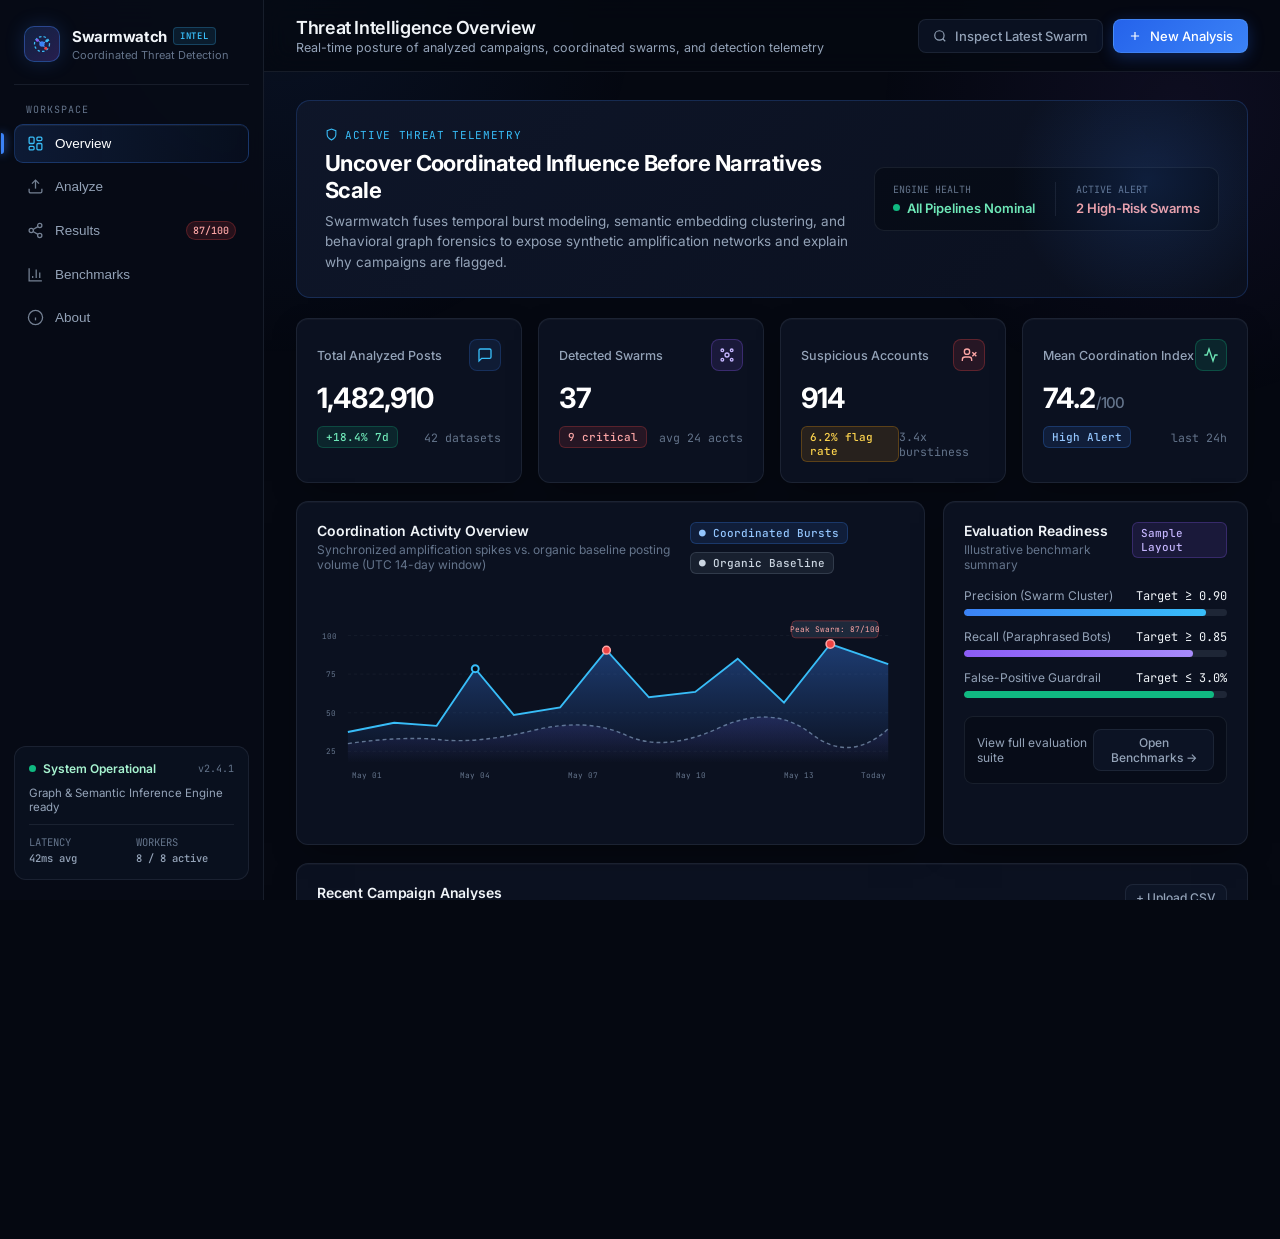
<file: frontend/index.html>
<!doctype html>
<html lang="en" class="dark">
	<head>
		<meta charset="UTF-8" />
		<meta name="viewport" content="width=device-width, initial-scale=1.0" />
		<title>Swarmwatch — AI Social Threat Intelligence</title>
		<link rel="preconnect" href="https://fonts.googleapis.com" />
		<link rel="preconnect" href="https://fonts.gstatic.com" crossorigin />
		<link
			href="https://fonts.googleapis.com/css2?family=Inter:wght@400;500;600;700&family=JetBrains+Mono:wght@400;500;600&display=swap"
			rel="stylesheet"
		/>
		<link rel="stylesheet" href="css/tokens.css" />
		<link rel="stylesheet" href="css/layout.css" />
		<link rel="stylesheet" href="css/components.css" />
	</head>
	<body>
		<div class="app-shell">
			<!-- ==================== LEFT SIDEBAR ==================== -->
			<aside class="sidebar">
				<div>
					<div class="brand-block">
						<div class="brand-logo">
							<svg width="20" height="20" viewBox="0 0 24 24" fill="none">
								<circle
									cx="12"
									cy="12"
									r="9"
									stroke="#38BDF8"
									stroke-width="1.5"
									stroke-dasharray="3 2.5"
								/>
								<circle cx="12" cy="12" r="3.2" fill="#3B82F6" />
								<circle cx="6.5" cy="7.5" r="1.8" fill="#8B5CF6" />
								<circle cx="17.8" cy="8.2" r="1.8" fill="#38BDF8" />
								<circle cx="16.5" cy="17.2" r="1.8" fill="#EF4444" />
								<path
									d="M8 8.5L10.3 10.5M16.2 9.2L14 10.8M15 15.8L13.5 13.8"
									stroke="#60A5FA"
									stroke-width="1.2"
								/>
							</svg>
						</div>
						<div class="brand-text">
							<h1>Swarmwatch <span class="brand-tag">INTEL</span></h1>
							<div class="brand-sub">Coordinated Threat Detection</div>
						</div>
					</div>

					<div class="nav-section-label">Workspace</div>
					<nav class="nav-list" id="sidebarNav">
						<button class="nav-item active" data-page="overview">
							<svg viewBox="0 0 24 24" fill="none" stroke="currentColor">
								<rect x="3" y="3" width="7" height="9" rx="1.5" />
								<rect x="14" y="3" width="7" height="5" rx="1.5" />
								<rect x="14" y="12" width="7" height="9" rx="1.5" />
								<rect x="3" y="16" width="7" height="5" rx="1.5" />
							</svg>
							Overview
						</button>
						<button class="nav-item" data-page="analyze">
							<svg viewBox="0 0 24 24" fill="none" stroke="currentColor">
								<path d="M21 15v4a2 2 0 0 1-2 2H5a2 2 0 0 1-2-2v-4" />
								<polyline points="17 8 12 3 7 8" />
								<line x1="12" y1="3" x2="12" y2="15" />
							</svg>
							Analyze
						</button>
						<button class="nav-item" data-page="results">
							<svg viewBox="0 0 24 24" fill="none" stroke="currentColor">
								<circle cx="18" cy="5" r="3" />
								<circle cx="6" cy="12" r="3" />
								<circle cx="18" cy="19" r="3" />
								<line x1="8.59" y1="13.51" x2="15.42" y2="17.49" />
								<line x1="15.41" y1="6.51" x2="8.59" y2="10.49" />
							</svg>
							Results
							<span class="nav-badge">87/100</span>
						</button>
						<button class="nav-item" data-page="benchmarks">
							<svg viewBox="0 0 24 24" fill="none" stroke="currentColor">
								<path d="M3 3v18h18" />
								<path d="M18 17V9" />
								<path d="M13 17V5" />
								<path d="M8 17v-3" />
							</svg>
							Benchmarks
						</button>
						<button class="nav-item" data-page="about">
							<svg viewBox="0 0 24 24" fill="none" stroke="currentColor">
								<circle cx="12" cy="12" r="10" />
								<line x1="12" y1="16" x2="12" y2="12" />
								<line x1="12" y1="8" x2="12.01" y2="8" />
							</svg>
							About
						</button>
					</nav>
				</div>

				<div class="sidebar-status">
					<div class="status-header">
						<div class="status-pill">
							<span class="pulse-dot"></span>
							System Operational
						</div>
						<span class="mono status-version">v2.4.1</span>
					</div>
					<div class="status-desc">
						Graph &amp; Semantic Inference Engine ready
					</div>
					<div class="status-meta">
						<div>LATENCY<strong>42ms avg</strong></div>
						<div>WORKERS<strong>8 / 8 active</strong></div>
					</div>
				</div>
			</aside>

			<!-- ==================== MAIN CONTENT ==================== -->
			<div class="main-container">
				<header class="topbar">
					<div class="topbar-left">
						<h2 id="pageTitle">Threat Intelligence Overview</h2>
						<p id="pageDesc">
							Real-time posture of analyzed campaigns, coordinated swarms, and
							detection telemetry
						</p>
					</div>
					<div class="topbar-actions">
						<button class="btn btn-ghost" data-nav="results">
							<svg
								width="14"
								height="14"
								viewBox="0 0 24 24"
								fill="none"
								stroke="currentColor"
								stroke-width="2"
							>
								<circle cx="11" cy="11" r="8" />
								<path d="m21 21-4.3-4.3" />
							</svg>
							Inspect Latest Swarm
						</button>
						<button class="btn btn-primary" data-nav="analyze">
							<svg
								width="14"
								height="14"
								viewBox="0 0 24 24"
								fill="none"
								stroke="currentColor"
								stroke-width="2"
							>
								<path d="M12 5v14M5 12h14" />
							</svg>
							New Analysis
						</button>
					</div>
				</header>

				<main class="content-area">
					<!-- =========================================================
           PAGE A: OVERVIEW DASHBOARD
      ========================================================= -->
					<section id="page-overview" class="page-view active">
						<div class="hero-banner">
							<div>
								<div class="hero-eyebrow">
									<svg
										width="13"
										height="13"
										viewBox="0 0 24 24"
										fill="none"
										stroke="currentColor"
										stroke-width="2"
									>
										<path d="M12 22s8-4 8-10V5l-8-3-8 3v7c0 6 8 10 8 10z" />
									</svg>
									ACTIVE THREAT TELEMETRY
								</div>
								<h3 class="hero-title">
									Uncover Coordinated Influence Before Narratives Scale
								</h3>
								<p class="hero-desc">
									Swarmwatch fuses temporal burst modeling, semantic embedding
									clustering, and behavioral graph forensics to expose synthetic
									amplification networks and explain why campaigns are flagged.
								</p>
							</div>
							<div class="hero-status-box">
								<div>
									<div class="hero-status-label">Engine Health</div>
									<div class="hero-status-ok">
										<span class="pulse-dot"></span> All Pipelines Nominal
									</div>
								</div>
								<div class="hero-divider"></div>
								<div>
									<div class="hero-status-label">Active Alert</div>
									<div class="hero-status-alert">2 High-Risk Swarms</div>
								</div>
							</div>
						</div>

						<!-- Metric Cards -->
						<div class="grid-4 mb-18">
							<div class="card metric-card">
								<div class="metric-top">
									<span class="metric-label">Total Analyzed Posts</span>
									<div class="metric-icon">
										<svg
											width="16"
											height="16"
											viewBox="0 0 24 24"
											fill="none"
											stroke="currentColor"
											stroke-width="2"
										>
											<path
												d="M21 15a2 2 0 0 1-2 2H7l-4 4V5a2 2 0 0 1 2-2h14a2 2 0 0 1 2 2z"
											/>
										</svg>
									</div>
								</div>
								<div class="metric-value">1,482,910</div>
								<div class="metric-foot">
									<span class="badge badge-green">+18.4% 7d</span>
									<span class="mono">42 datasets</span>
								</div>
							</div>

							<div class="card metric-card">
								<div class="metric-top">
									<span class="metric-label">Detected Swarms</span>
									<div class="metric-icon icon-violet">
										<svg
											width="16"
											height="16"
											viewBox="0 0 24 24"
											fill="none"
											stroke="currentColor"
											stroke-width="2"
										>
											<circle cx="12" cy="12" r="3" />
											<circle cx="19" cy="5" r="2" />
											<circle cx="5" cy="19" r="2" />
											<circle cx="5" cy="5" r="2" />
											<circle cx="19" cy="19" r="2" />
										</svg>
									</div>
								</div>
								<div class="metric-value">37</div>
								<div class="metric-foot">
									<span class="badge badge-red">9 critical</span>
									<span class="mono">avg 24 accts</span>
								</div>
							</div>

							<div class="card metric-card">
								<div class="metric-top">
									<span class="metric-label">Suspicious Accounts</span>
									<div class="metric-icon icon-red">
										<svg
											width="16"
											height="16"
											viewBox="0 0 24 24"
											fill="none"
											stroke="currentColor"
											stroke-width="2"
										>
											<path d="M16 21v-2a4 4 0 0 0-4-4H6a4 4 0 0 0-4 4v2" />
											<circle cx="9" cy="7" r="4" />
											<line x1="17" y1="8" x2="23" y2="14" />
											<line x1="23" y1="8" x2="17" y2="14" />
										</svg>
									</div>
								</div>
								<div class="metric-value">914</div>
								<div class="metric-foot">
									<span class="badge badge-amber">6.2% flag rate</span>
									<span class="mono">3.4x burstiness</span>
								</div>
							</div>

							<div class="card metric-card">
								<div class="metric-top">
									<span class="metric-label">Mean Coordination Index</span>
									<div class="metric-icon icon-green">
										<svg
											width="16"
											height="16"
											viewBox="0 0 24 24"
											fill="none"
											stroke="currentColor"
											stroke-width="2"
										>
											<polyline points="22 12 18 12 15 21 9 3 6 12 2 12" />
										</svg>
									</div>
								</div>
								<div class="metric-value">
									74.2<span class="metric-denom">/100</span>
								</div>
								<div class="metric-foot">
									<span class="badge badge-blue">High Alert</span>
									<span class="mono">last 24h</span>
								</div>
							</div>
						</div>

						<!-- Activity Chart & Evaluation Snapshot -->
						<div class="grid-12 mb-18">
							<div class="card span-8">
								<div class="card-header">
									<div>
										<div class="card-title">Coordination Activity Overview</div>
										<div class="card-subtitle">
											Synchronized amplification spikes vs. organic baseline
											posting volume (UTC 14-day window)
										</div>
									</div>
									<div class="legend-pills">
										<span class="badge badge-blue">● Coordinated Bursts</span>
										<span class="badge badge-slate">● Organic Baseline</span>
									</div>
								</div>
								<svg
									viewBox="0 0 760 230"
									width="100%"
									height="230"
									class="chart-svg"
								>
									<defs>
										<linearGradient id="areaBlue" x1="0" y1="0" x2="0" y2="1">
											<stop
												offset="0%"
												stop-color="#3B82F6"
												stop-opacity="0.38"
											/>
											<stop
												offset="100%"
												stop-color="#3B82F6"
												stop-opacity="0"
											/>
										</linearGradient>
										<linearGradient id="areaViolet" x1="0" y1="0" x2="0" y2="1">
											<stop
												offset="0%"
												stop-color="#8B5CF6"
												stop-opacity="0.28"
											/>
											<stop
												offset="100%"
												stop-color="#8B5CF6"
												stop-opacity="0"
											/>
										</linearGradient>
									</defs>
									<g stroke="rgba(148,163,184,0.09)" stroke-dasharray="4 4">
										<line x1="40" y1="25" x2="740" y2="25" />
										<line x1="40" y1="75" x2="740" y2="75" />
										<line x1="40" y1="125" x2="740" y2="125" />
										<line x1="40" y1="175" x2="740" y2="175" />
									</g>
									<g fill="#64748B" font-size="10" font-family="JetBrains Mono">
										<text x="6" y="29">100</text>
										<text x="12" y="79">75</text>
										<text x="12" y="129">50</text>
										<text x="12" y="179">25</text>
										<text x="45" y="210">May 01</text>
										<text x="185" y="210">May 04</text>
										<text x="325" y="210">May 07</text>
										<text x="465" y="210">May 10</text>
										<text x="605" y="210">May 13</text>
										<text x="705" y="210">Today</text>
									</g>
									<path
										d="M40 165 Q 110 155, 160 160 T 280 148 T 400 154 T 520 145 T 640 152 T 740 146 L 740 190 L 40 190 Z"
										fill="url(#areaViolet)"
										opacity="0.5"
									/>
									<path
										d="M40 165 Q 110 155, 160 160 T 280 148 T 400 154 T 520 145 T 640 152 T 740 146"
										fill="none"
										stroke="#64748B"
										stroke-width="1.8"
										stroke-dasharray="5 4"
									/>
									<path
										d="M40 150 L100 138 L155 142 L205 68 L255 128 L315 118 L375 44 L430 105 L490 98 L545 55 L605 112 L665 36 L740 62 L740 190 L40 190 Z"
										fill="url(#areaBlue)"
									/>
									<path
										d="M40 150 L100 138 L155 142 L205 68 L255 128 L315 118 L375 44 L430 105 L490 98 L545 55 L605 112 L665 36 L740 62"
										fill="none"
										stroke="#38BDF8"
										stroke-width="2.4"
									/>
									<circle
										cx="205"
										cy="68"
										r="4.5"
										fill="#050811"
										stroke="#38BDF8"
										stroke-width="2.5"
									/>
									<circle
										cx="375"
										cy="44"
										r="5"
										fill="#EF4444"
										stroke="#FCA5A5"
										stroke-width="2"
									/>
									<circle
										cx="665"
										cy="36"
										r="5.5"
										fill="#EF4444"
										stroke="#FCA5A5"
										stroke-width="2"
									/>
									<g>
										<rect
											x="615"
											y="6"
											width="112"
											height="22"
											rx="5"
											fill="#1E293B"
											stroke="rgba(239,68,68,0.45)"
										/>
										<text
											x="671"
											y="20"
											text-anchor="middle"
											fill="#FCA5A5"
											font-size="10"
											font-family="JetBrains Mono"
										>
											Peak Swarm: 87/100
										</text>
									</g>
								</svg>
							</div>

							<div class="card span-4">
								<div class="card-header">
									<div>
										<div class="card-title">Evaluation Readiness</div>
										<div class="card-subtitle">
											Illustrative benchmark summary
										</div>
									</div>
									<span class="badge badge-violet">Sample Layout</span>
								</div>
								<div class="progress-stack">
									<div class="progress-item">
										<div class="progress-meta">
											<span>Precision (Swarm Cluster)</span
											><span class="mono">Target &ge; 0.90</span>
										</div>
										<div class="score-bar full">
											<div
												class="score-fill fill-blue"
												style="width: 92%"
											></div>
										</div>
									</div>
									<div class="progress-item">
										<div class="progress-meta">
											<span>Recall (Paraphrased Bots)</span
											><span class="mono">Target &ge; 0.85</span>
										</div>
										<div class="score-bar full">
											<div
												class="score-fill fill-violet"
												style="width: 87%"
											></div>
										</div>
									</div>
									<div class="progress-item">
										<div class="progress-meta">
											<span>False-Positive Guardrail</span
											><span class="mono text-green">Target &le; 3.0%</span>
										</div>
										<div class="score-bar full">
											<div
												class="score-fill fill-green"
												style="width: 95%"
											></div>
										</div>
									</div>
								</div>
								<div class="inline-callout">
									<span>View full evaluation suite</span>
									<button class="btn btn-ghost btn-sm" data-nav="benchmarks">
										Open Benchmarks &rarr;
									</button>
								</div>
							</div>
						</div>

						<!-- Recent Analysis History -->
						<div class="card">
							<div class="card-header">
								<div>
									<div class="card-title">Recent Campaign Analyses</div>
									<div class="card-subtitle">
										Click any completed investigation to inspect network graphs
										and forensic evidence
									</div>
								</div>
								<button class="btn btn-ghost btn-sm" data-nav="analyze">
									+ Upload CSV
								</button>
							</div>
							<div class="table-wrap">
								<table>
									<thead>
										<tr>
											<th>Investigation Dataset</th>
											<th>Scope</th>
											<th>Swarms</th>
											<th>Coordination Score</th>
											<th>Verdict</th>
											<th>Timestamp</th>
											<th></th>
										</tr>
									</thead>
									<tbody>
										<tr>
											<td>
												<div class="table-primary">
													election_narrative_stream_05.csv
												</div>
												<div class="table-sub mono">ID: SW-2025-0891</div>
											</td>
											<td class="mono">48,210 posts</td>
											<td><span class="badge badge-violet">2 Swarms</span></td>
											<td>
												<div class="score-bar-wrap">
													<div class="score-bar">
														<div
															class="score-fill fill-red"
															style="width: 87%"
														></div>
													</div>
													<span class="mono text-red-strong">87/100</span>
												</div>
											</td>
											<td>
												<span class="badge badge-red"
													>Critical Coordination</span
												>
											</td>
											<td class="mono">14 mins ago</td>
											<td class="text-right">
												<button class="btn btn-ghost btn-sm" data-nav="results">
													Inspect &rarr;
												</button>
											</td>
										</tr>
										<tr>
											<td>
												<div class="table-primary">
													fin_ticker_pump_window.csv
												</div>
												<div class="table-sub mono">ID: SW-2025-0889</div>
											</td>
											<td class="mono">19,440 posts</td>
											<td><span class="badge badge-violet">1 Swarm</span></td>
											<td>
												<div class="score-bar-wrap">
													<div class="score-bar">
														<div
															class="score-fill fill-amber"
															style="width: 72%"
														></div>
													</div>
													<span class="mono text-amber-strong">72/100</span>
												</div>
											</td>
											<td>
												<span class="badge badge-amber"
													>Likely Coordinated</span
												>
											</td>
											<td class="mono">3 hours ago</td>
											<td class="text-right">
												<button class="btn btn-ghost btn-sm" data-nav="results">
													Inspect &rarr;
												</button>
											</td>
										</tr>
										<tr>
											<td>
												<div class="table-primary">
													product_launch_organic_ctrl.csv
												</div>
												<div class="table-sub mono">ID: SW-2025-0884</div>
											</td>
											<td class="mono">31,090 posts</td>
											<td><span class="badge badge-slate">0 Swarms</span></td>
											<td>
												<div class="score-bar-wrap">
													<div class="score-bar">
														<div
															class="score-fill fill-green"
															style="width: 18%"
														></div>
													</div>
													<span class="mono text-green-strong">18/100</span>
												</div>
											</td>
											<td>
												<span class="badge badge-green">Organic Activity</span>
											</td>
											<td class="mono">Yesterday</td>
											<td class="text-right">
												<button class="btn btn-ghost btn-sm" data-nav="results">
													Inspect &rarr;
												</button>
											</td>
										</tr>
									</tbody>
								</table>
							</div>
						</div>
					</section>

					<!-- =========================================================
           PAGE B: ANALYZE WORKSPACE
      ========================================================= -->
					<section id="page-analyze" class="page-view">
						<div class="grid-12">
							<div class="span-7 stack-18">
								<div class="card">
									<div class="card-header">
										<div>
											<div class="card-title">Dataset Ingestion (CSV)</div>
											<div class="card-subtitle">
												Upload social media post exports for multi-signal swarm
												forensics
											</div>
										</div>
										<span class="badge badge-blue">Max 250MB &bull; UTF-8</span>
									</div>

									<div class="dropzone" id="csvDropzone">
										<input type="file" id="csvFileInput" accept=".csv" hidden />
										<div class="dropzone-icon">
											<svg
												width="24"
												height="24"
												viewBox="0 0 24 24"
												fill="none"
												stroke="currentColor"
												stroke-width="1.8"
											>
												<path d="M21 15v4a2 2 0 0 1-2 2H5a2 2 0 0 1-2-2v-4" />
												<polyline points="17 8 12 3 7 8" />
												<line x1="12" y1="3" x2="12" y2="15" />
											</svg>
										</div>
										<div class="dropzone-title" id="dropzoneTitle">
											Drag &amp; drop campaign CSV here, or click to browse
										</div>
										<div class="dropzone-sub" id="dropzoneSub">
											Required columns:
											<span class="mono text-cyan"
												>account_id, timestamp, text</span
											>
											&bull; Optional:
											<span class="mono">reply_to, followers, bio</span>
										</div>
										<div class="dropzone-actions">
											<button
												type="button"
												class="btn btn-ghost btn-sm"
												id="loadSampleBtn"
											>
												Load Sample Threat Dataset (48,210 rows)
											</button>
										</div>
									</div>

									<div id="fileInfoBox" class="file-info-box">
										<div class="file-info-left">
											<span class="badge badge-green">SCHEMA VALID</span>
											<div>
												<div id="fileNameLabel" class="file-name">
													election_narrative_stream_05.csv
												</div>
												<div id="fileMetaLabel" class="file-meta mono">
													48,210 posts &bull; 1,420 unique accounts &bull; 14.2
													MB
												</div>
											</div>
										</div>
										<span class="mono text-green">Ready</span>
									</div>
								</div>

								<!-- URL Ingestion (Coming Soon) -->
								<div class="card coming-soon-card">
									<div class="card-header">
										<div>
											<div class="card-title title-with-badge">
												Live URL &amp; Thread Ingestion
												<span class="badge badge-violet">COMING SOON</span>
											</div>
											<div class="card-subtitle">
												Direct connector for public X/Twitter threads, Bluesky
												feeds, and Telegram channels
											</div>
										</div>
									</div>
									<div class="url-input-row">
										<input
											type="text"
											disabled
											class="url-input-disabled mono"
											placeholder="https://x.com/i/status/... or t.me/channel_stream"
										/>
										<button disabled class="btn btn-ghost btn-disabled">
											Fetch &amp; Scan
										</button>
									</div>
									<div class="coming-soon-note">
										Connector pipeline in private beta. CSV batch analysis
										provides full multi-modal forensic parity today.
									</div>
								</div>
							</div>

							<!-- Configuration & Pipeline Execution -->
							<div class="span-5 stack-18">
								<div class="card">
									<div class="card-header">
										<div>
											<div class="card-title">Detection Configuration</div>
											<div class="card-subtitle">
												Tune forensic modules and clustering sensitivity
											</div>
										</div>
									</div>

									<div class="toggle-row">
										<div>
											<div class="toggle-title">Temporal Synchronization</div>
											<div class="toggle-desc">
												Detect sub-minute coordinated bursts
											</div>
										</div>
										<div
											class="switch on"
											role="switch"
											aria-checked="true"
										></div>
									</div>

									<div class="toggle-row">
										<div>
											<div class="toggle-title">
												Semantic Paraphrase Clustering
											</div>
											<div class="toggle-desc">
												Dense embedding similarity &amp; template drift
											</div>
										</div>
										<div
											class="switch on"
											role="switch"
											aria-checked="true"
										></div>
									</div>

									<div class="toggle-row">
										<div>
											<div class="toggle-title">Account Fingerprint Graph</div>
											<div class="toggle-desc">
												Co-hashtag, URL, &amp; creation-cohort linking
											</div>
										</div>
										<div
											class="switch on"
											role="switch"
											aria-checked="true"
										></div>
									</div>

									<div class="toggle-row">
										<div>
											<div class="toggle-title">AI Manipulation Taxonomy</div>
											<div class="toggle-desc">
												Classify persuasion &amp; astroturfing tactics
											</div>
										</div>
										<div
											class="switch on"
											role="switch"
											aria-checked="true"
										></div>
									</div>

									<div class="range-control">
										<div class="range-header">
											<span>Coordination Window</span>
											<span class="mono text-cyan" id="windowLabel"
												>180 seconds</span
											>
										</div>
										<input
											type="range"
											id="windowRange"
											min="30"
											max="600"
											step="30"
											value="180"
										/>
									</div>

									<button id="runAnalysisBtn" class="btn btn-primary btn-block">
										<svg
											width="16"
											height="16"
											viewBox="0 0 24 24"
											fill="none"
											stroke="currentColor"
											stroke-width="2"
										>
											<polygon points="5 3 19 12 5 21 5 3" />
										</svg>
										Analyze Campaign for Swarms
									</button>

									<!-- Processing Pipeline States -->
									<div id="pipelinePanel" class="pipeline-panel">
										<div class="pipeline-head">
											<span id="pipelineHeadline"
												>Running Multi-Modal Forensics...</span
											>
											<span class="mono text-cyan" id="pipelinePct">0%</span>
										</div>
										<div class="score-bar full mb-12">
											<div
												id="pipelineBar"
												class="score-fill fill-gradient"
											></div>
										</div>
										<div class="stack-8">
											<div class="pipeline-step" id="step-1">
												<span>1.</span> Schema validation &amp; temporal
												bucketing
											</div>
											<div class="pipeline-step" id="step-2">
												<span>2.</span> Semantic embedding &amp; paraphrase
												hashing
											</div>
											<div class="pipeline-step" id="step-3">
												<span>3.</span> Behavioral graph community detection
											</div>
											<div class="pipeline-step" id="step-4">
												<span>4.</span> Threat synthesis &amp; manipulation
												tagging
											</div>
										</div>
										<button
											id="viewResultsNowBtn"
											class="btn btn-success btn-block mt-14"
											data-nav="results"
										>
											Analysis Complete — Open Results Dashboard &rarr;
										</button>
									</div>
								</div>
							</div>
						</div>
					</section>

					<!-- =========================================================
           PAGE C: RESULTS (FLAGSHIP FORENSIC VIEW)
      ========================================================= -->
					<section id="page-results" class="page-view">
						<div class="grid-12 mb-18">
							<div class="card verdict-card span-5">
								<div class="verdict-gauge">
									<svg viewBox="0 0 120 120" width="116" height="116">
										<circle
											cx="60"
											cy="60"
											r="50"
											fill="none"
											stroke="rgba(148,163,184,0.14)"
											stroke-width="10"
										/>
										<circle
											cx="60"
											cy="60"
											r="50"
											fill="none"
											stroke="#EF4444"
											stroke-width="10"
											stroke-linecap="round"
											stroke-dasharray="314"
											stroke-dashoffset="41"
											transform="rotate(-90 60 60)"
										/>
									</svg>
									<div class="verdict-gauge-label">
										<span class="mono verdict-num">87</span>
										<span class="mono verdict-max">/ 100</span>
									</div>
								</div>
								<div>
									<span class="badge badge-red mb-8"
										>CRITICAL COORDINATION DETECTED</span
									>
									<h3 class="verdict-title">
										High-Confidence Inauthentic Swarm
									</h3>
									<p class="verdict-desc">
										Dataset
										<span class="mono text-light"
											>election_narrative_stream_05.csv</span
										>
										exhibits statistically improbable temporal locking and
										templated framing across 42 accounts.
									</p>
								</div>
							</div>

							<div class="card span-7">
								<div class="card-header mb-12">
									<div>
										<div class="card-title">Detected Swarm Clusters</div>
										<div class="card-subtitle">
											Distinct coordinated rings isolated from 1,420 total
											accounts
										</div>
									</div>
									<span class="mono text-muted-xs">Confidence: 94.2%</span>
								</div>
								<div class="grid-2 gap-12">
									<div class="swarm-box swarm-alpha">
										<div class="swarm-box-head">
											<span>Swarm α — "Echo Core"</span>
											<span class="badge badge-red">28 Accounts</span>
										</div>
										<div class="swarm-box-meta">
											Mean inter-post lag
											<span class="mono text-red-strong">41s</span> &bull;
											Cosine text similarity <span class="mono">0.94</span>
										</div>
									</div>
									<div class="swarm-box swarm-beta">
										<div class="swarm-box-head">
											<span>Swarm β — "Relay Bridge"</span>
											<span class="badge badge-violet">14 Accounts</span>
										</div>
										<div class="swarm-box-meta">
											Quote-amplifies Swarm α within
											<span class="mono text-violet-strong">2.4m</span> &bull;
											11 shared URLs
										</div>
									</div>
								</div>
							</div>
						</div>

						<!-- Network Graph & Node Inspector -->
						<div class="grid-12 mb-18">
							<div class="card span-8">
								<div class="card-header">
									<div>
										<div class="card-title">
											Interactive Account Coordination Graph
										</div>
										<div class="card-subtitle">
											Click any account node to inspect connections,
											synchronization weights, and behavioral role
										</div>
									</div>
									<div class="btn-group">
										<button class="btn btn-ghost btn-sm" id="filterAllBtn">
											All Nodes
										</button>
										<button class="btn btn-ghost btn-sm" id="filterSwarmBtn">
											Swarm Only
										</button>
									</div>
								</div>
								<div class="network-stage">
									<canvas id="networkCanvas"></canvas>
									<div class="network-legend">
										<span
											><span class="legend-dot dot-violet"></span>Seed
											Originator</span
										>
										<span
											><span class="legend-dot dot-red"></span>Core
											Amplifier</span
										>
										<span
											><span class="legend-dot dot-amber"></span>Relay /
											Bridge</span
										>
										<span
											><span class="legend-dot dot-slate"></span>Organic
											Periphery</span
										>
									</div>
								</div>
							</div>

							<div class="card span-4 inspector-card">
								<div>
									<div class="card-header mb-10">
										<div>
											<div class="card-title">Node Inspector</div>
											<div class="card-subtitle">
												Selected account forensics
											</div>
										</div>
										<span class="badge badge-red" id="inspBadge"
											>Core Amplifier</span
										>
									</div>
									<div class="inspector-panel">
										<div class="inspector-top">
											<div id="inspHandle" class="mono inspector-handle">
												@civic_pulse_884
											</div>
											<div id="inspScore" class="mono inspector-score">
												93/100
											</div>
										</div>
										<div id="inspSummary" class="inspector-summary">
											Synchronized with 11 peers across 6 burst windows. Shares
											identical syntactic framing and account creation week
											(2024-W41).
										</div>
										<div class="inspector-stats mono">
											<div>
												<span>PEERS</span
												><strong id="inspPeers">11 edges</strong>
											</div>
											<div>
												<span>AVG LAG</span><strong id="inspLag">38 sec</strong>
											</div>
											<div>
												<span>POSTS</span><strong id="inspPosts">142</strong>
											</div>
										</div>
									</div>
								</div>

								<div>
									<div class="subhead-sm">Top Suspicious Accounts</div>
									<div class="stack-7" id="suspiciousQuickList"></div>
								</div>
							</div>
						</div>

						<!-- Posting Activity Timeline + AI Explanations -->
						<div class="grid-12 mb-18">
							<div class="card span-7">
								<div class="card-header">
									<div>
										<div class="card-title">
											Posting Activity &amp; Burst Synchronization Timeline
										</div>
										<div class="card-subtitle">
											Highlighted shaded bands show 3-minute coordinated burst
											windows
										</div>
									</div>
									<span class="badge badge-red">4 Anomalous Bursts</span>
								</div>
								<svg viewBox="0 0 680 185" width="100%" height="185">
									<rect
										x="135"
										y="15"
										width="46"
										height="140"
										rx="4"
										fill="rgba(239,68,68,0.12)"
										stroke="rgba(239,68,68,0.3)"
										stroke-dasharray="3 3"
									/>
									<rect
										x="305"
										y="15"
										width="52"
										height="140"
										rx="4"
										fill="rgba(239,68,68,0.14)"
										stroke="rgba(239,68,68,0.35)"
										stroke-dasharray="3 3"
									/>
									<rect
										x="495"
										y="15"
										width="44"
										height="140"
										rx="4"
										fill="rgba(139,92,246,0.14)"
										stroke="rgba(139,92,246,0.35)"
										stroke-dasharray="3 3"
									/>
									<g fill="#3B82F6">
										<rect
											x="48"
											y="138"
											width="10"
											height="17"
											rx="2"
											opacity="0.45"
										/>
										<rect
											x="70"
											y="132"
											width="10"
											height="23"
											rx="2"
											opacity="0.45"
										/>
										<rect
											x="92"
											y="135"
											width="10"
											height="20"
											rx="2"
											opacity="0.45"
										/>
										<rect
											x="114"
											y="128"
											width="10"
											height="27"
											rx="2"
											opacity="0.5"
										/>
										<rect
											x="142"
											y="34"
											width="12"
											height="121"
											rx="2"
											fill="#EF4444"
										/>
										<rect
											x="158"
											y="48"
											width="12"
											height="107"
											rx="2"
											fill="#EF4444"
										/>
										<rect
											x="192"
											y="129"
											width="10"
											height="26"
											rx="2"
											opacity="0.45"
										/>
										<rect
											x="224"
											y="134"
											width="10"
											height="21"
											rx="2"
											opacity="0.45"
										/>
										<rect
											x="260"
											y="122"
											width="10"
											height="33"
											rx="2"
											opacity="0.5"
										/>
										<rect
											x="314"
											y="24"
											width="12"
											height="131"
											rx="2"
											fill="#EF4444"
										/>
										<rect
											x="331"
											y="38"
											width="12"
											height="117"
											rx="2"
											fill="#EF4444"
										/>
										<rect
											x="372"
											y="125"
											width="10"
											height="30"
											rx="2"
											opacity="0.45"
										/>
										<rect
											x="415"
											y="130"
											width="10"
											height="25"
											rx="2"
											opacity="0.45"
										/>
										<rect
											x="455"
											y="120"
											width="10"
											height="35"
											rx="2"
											opacity="0.5"
										/>
										<rect
											x="503"
											y="42"
											width="12"
											height="113"
											rx="2"
											fill="#8B5CF6"
										/>
										<rect
											x="519"
											y="58"
											width="12"
											height="97"
											rx="2"
											fill="#8B5CF6"
										/>
										<rect
											x="565"
											y="128"
											width="10"
											height="27"
											rx="2"
											opacity="0.45"
										/>
										<rect
											x="605"
											y="134"
											width="10"
											height="21"
											rx="2"
											opacity="0.45"
										/>
									</g>
									<line
										x1="36"
										y1="155"
										x2="650"
										y2="155"
										stroke="rgba(148,163,184,0.2)"
									/>
									<g fill="#64748B" font-size="10" font-family="JetBrains Mono">
										<text x="45" y="173">08:00</text>
										<text x="136" y="173" fill="#FCA5A5">09:14 Burst</text>
										<text x="304" y="173" fill="#FCA5A5">11:42 Burst</text>
										<text x="492" y="173" fill="#C4B5FD">14:08 Relay</text>
										<text x="600" y="173">16:00 UTC</text>
									</g>
								</svg>
							</div>

							<div class="card span-5">
								<div class="card-header">
									<div>
										<div class="card-title">
											AI Threat Explanation &amp; Manipulation Tactics
										</div>
										<div class="card-subtitle">
											Why Swarmwatch flagged this campaign
										</div>
									</div>
									<span class="badge badge-violet">Explainable AI</span>
								</div>
								<p class="ai-explanation">
									Three seed accounts publish crisis-framed claims, followed
									within <strong>41 seconds</strong> by 25 core amplifiers
									posting paraphrased variations using identical causal
									templates. A secondary relay ring injects legitimacy via
									quote-replies to manufacture synthetic consensus.
								</p>
								<div class="subhead-sm">Detected Manipulation Techniques</div>
								<div class="tag-wrap">
									<span class="badge badge-red"
										>Astroturfing / Synthetic Consensus</span
									>
									<span class="badge badge-amber"
										>Urgency &amp; Fear Appeals</span
									>
									<span class="badge badge-violet">Template Paraphrasing</span>
									<span class="badge badge-blue"
										>Coordinated Quote-Amplification</span
									>
									<span class="badge badge-slate">Whataboutism Framing</span>
								</div>
							</div>
						</div>

						<!-- Text Similarity & Account Similarity Evidence -->
						<div class="grid-2">
							<div class="card">
								<div class="card-header">
									<div>
										<div class="card-title">Text Similarity Evidence</div>
										<div class="card-subtitle">
											Semantic paraphrase alignment (Cosine Similarity:
											<span class="mono text-violet-strong">0.94</span>)
										</div>
									</div>
									<span class="badge badge-violet">Cluster #1</span>
								</div>
								<div class="stack-10">
									<div class="evidence-quote">
										<div class="evidence-meta mono">
											@civic_pulse_884 &bull; 11:42:08 UTC
										</div>
										"Notice how
										<span class="highlight-phrase"
											>nobody in leadership is answering the audit gap</span
										>
										while
										<span class="highlight-phrase"
											>ordinary families absorb the hidden cost</span
										>
										#AccountabilityNow"
									</div>
									<div class="evidence-quote">
										<div class="evidence-meta mono">
											@metro_watch_019 &bull; 11:42:44 UTC (+36s)
										</div>
										"Why is
										<span class="highlight-phrase"
											>nobody in leadership addressing the audit gap</span
										>
										when
										<span class="highlight-phrase"
											>working families absorb the hidden cost</span
										>? #AccountabilityNow"
									</div>
								</div>
							</div>

							<div class="card">
								<div class="card-header">
									<div>
										<div class="card-title">Account Similarity Evidence</div>
										<div class="card-subtitle">
											Structural &amp; metadata overlap across Swarm α
										</div>
									</div>
									<span class="badge badge-amber">Cohort Anomaly</span>
								</div>
								<div class="evidence-grid">
									<div class="evidence-tile">
										<div class="tile-label mono">CREATION COHORT</div>
										<div class="tile-val">78%</div>
										<div class="tile-desc">
											Created within same 9-day window (Oct 2024)
										</div>
									</div>
									<div class="evidence-tile">
										<div class="tile-label mono">HASHTAG &amp; URL OVERLAP</div>
										<div class="tile-val">0.89 Jaccard</div>
										<div class="tile-desc">
											Identical 4-tag sequences &amp; 3 shortened domains
										</div>
									</div>
									<div class="evidence-tile span-full-row">
										<div>
											<div class="tile-label mono">ACTIVE-HOUR CORRELATION</div>
											<div class="tile-desc">
												Synchronized 09:00–17:00 UTC shift cadence (r = 0.91)
											</div>
										</div>
										<span class="badge badge-red">Non-Organic</span>
									</div>
								</div>
							</div>
						</div>
					</section>

					<!-- =========================================================
           PAGE D: BENCHMARKS
      ========================================================= -->
					<section id="page-benchmarks" class="page-view">
						<div class="disclaimer-banner">
							<div>
								<strong>Evaluation Schema Preview:</strong> Values shown below
								are <em>illustrative layout placeholders</em> demonstrating
								Swarmwatch's benchmark reporting framework—not live empirical
								claims.
							</div>
							<span class="badge badge-violet">Illustrative Layout</span>
						</div>

						<div class="grid-5 mb-18">
							<div class="card">
								<div class="metric-label">Precision (Illustrative)</div>
								<div class="metric-value mt-8">0.92</div>
								<div class="metric-foot">
									<span class="badge badge-blue">Swarm ID</span>
								</div>
							</div>
							<div class="card">
								<div class="metric-label">Recall (Illustrative)</div>
								<div class="metric-value mt-8">0.87</div>
								<div class="metric-foot">
									<span class="badge badge-violet">Adversarial</span>
								</div>
							</div>
							<div class="card">
								<div class="metric-label">F1 Score (Illustrative)</div>
								<div class="metric-value mt-8">0.89</div>
								<div class="metric-foot">
									<span class="badge badge-green">Harmonic</span>
								</div>
							</div>
							<div class="card">
								<div class="metric-label">False-Positive Rate</div>
								<div class="metric-value mt-8">2.4%</div>
								<div class="metric-foot">
									<span class="badge badge-green">Organic Safe</span>
								</div>
							</div>
							<div class="card">
								<div class="metric-label">Overall Accuracy</div>
								<div class="metric-value mt-8">91.8%</div>
								<div class="metric-foot">
									<span class="badge badge-slate">Balanced Split</span>
								</div>
							</div>
						</div>

						<div class="grid-12 mb-18">
							<div class="card span-7">
								<div class="card-header">
									<div>
										<div class="card-title">
											Baseline vs. Adversarial Challenge Comparison
										</div>
										<div class="card-subtitle">
											Illustrative model robustness under paraphrasing,
											time-jitter, and low-volume campaigns
										</div>
									</div>
									<div class="legend-pills">
										<span class="badge badge-blue">Standard Baseline</span>
										<span class="badge badge-violet"
											>Adversarial Challenge</span
										>
									</div>
								</div>
								<svg viewBox="0 0 640 230" width="100%" height="230">
									<g stroke="rgba(148,163,184,0.1)" stroke-dasharray="4 4">
										<line x1="45" y1="30" x2="610" y2="30" />
										<line x1="45" y1="75" x2="610" y2="75" />
										<line x1="45" y1="120" x2="610" y2="120" />
										<line x1="45" y1="165" x2="610" y2="165" />
									</g>
									<g fill="#64748B" font-size="10" font-family="JetBrains Mono">
										<text x="10" y="34">1.00</text>
										<text x="10" y="79">0.75</text>
										<text x="10" y="124">0.50</text>
										<text x="10" y="169">0.25</text>
									</g>
									<rect
										x="85"
										y="42"
										width="32"
										height="148"
										rx="4"
										fill="#3B82F6"
									/>
									<rect
										x="122"
										y="54"
										width="32"
										height="136"
										rx="4"
										fill="#8B5CF6"
									/>
									<text
										x="118"
										y="212"
										text-anchor="middle"
										fill="#94A3B8"
										font-size="11"
									>
										Precision
									</text>

									<rect
										x="215"
										y="48"
										width="32"
										height="142"
										rx="4"
										fill="#3B82F6"
									/>
									<rect
										x="252"
										y="68"
										width="32"
										height="122"
										rx="4"
										fill="#8B5CF6"
									/>
									<text
										x="248"
										y="212"
										text-anchor="middle"
										fill="#94A3B8"
										font-size="11"
									>
										Recall
									</text>

									<rect
										x="345"
										y="45"
										width="32"
										height="145"
										rx="4"
										fill="#3B82F6"
									/>
									<rect
										x="382"
										y="61"
										width="32"
										height="129"
										rx="4"
										fill="#8B5CF6"
									/>
									<text
										x="378"
										y="212"
										text-anchor="middle"
										fill="#94A3B8"
										font-size="11"
									>
										F1 Score
									</text>

									<rect
										x="475"
										y="40"
										width="32"
										height="150"
										rx="4"
										fill="#3B82F6"
									/>
									<rect
										x="512"
										y="58"
										width="32"
										height="132"
										rx="4"
										fill="#8B5CF6"
									/>
									<text
										x="508"
										y="212"
										text-anchor="middle"
										fill="#94A3B8"
										font-size="11"
									>
										Accuracy
									</text>

									<line
										x1="45"
										y1="190"
										x2="610"
										y2="190"
										stroke="rgba(148,163,184,0.2)"
									/>
								</svg>
							</div>

							<div class="card span-5">
								<div class="card-header">
									<div>
										<div class="card-title">
											Confusion Matrix (Illustrative Split)
										</div>
										<div class="card-subtitle">
											Campaign-level classification (n = 500 synthetic episodes)
										</div>
									</div>
								</div>
								<div class="cm-header-row mono">
									<div></div>
									<div>PRED: SWARM</div>
									<div>PRED: ORGANIC</div>
								</div>
								<div class="cm-grid">
									<div class="cm-axis mono">ACTUAL SWARM</div>
									<div class="cm-cell cm-tp">
										<div class="cm-num mono">218</div>
										<div class="cm-caption">True Positive (87.2%)</div>
									</div>
									<div class="cm-cell cm-fn">
										<div class="cm-num mono">32</div>
										<div class="cm-caption">False Negative (12.8%)</div>
									</div>

									<div class="cm-axis mono">ACTUAL ORGANIC</div>
									<div class="cm-cell cm-fp">
										<div class="cm-num mono">6</div>
										<div class="cm-caption">False Positive (2.4%)</div>
									</div>
									<div class="cm-cell cm-tn">
										<div class="cm-num mono">244</div>
										<div class="cm-caption">True Negative (97.6%)</div>
									</div>
								</div>
							</div>
						</div>

						<div class="card">
							<div class="card-header">
								<div>
									<div class="card-title">
										AI Explanation &amp; Operational Evaluation Metrics
									</div>
									<div class="card-subtitle">
										Quality telemetry for narrative synthesis and manipulation
										technique classification (Illustrative)
									</div>
								</div>
							</div>
							<div class="grid-3">
								<div class="eval-tile">
									<div class="eval-top">
										<span>Evidence Grounding Score</span
										><span class="mono text-green-strong">94.6%</span>
									</div>
									<p>
										Claims in AI summaries directly backed by verified post
										timestamps, graph edges, or similarity spans.
									</p>
								</div>
								<div class="eval-tile">
									<div class="eval-top">
										<span>Technique Tag Agreement</span
										><span class="mono text-blue-strong">0.86 &kappa;</span>
									</div>
									<p>
										Inter-rater agreement (Cohen's kappa) against human OSINT
										analyst manipulation annotations.
									</p>
								</div>
								<div class="eval-tile">
									<div class="eval-top">
										<span>Throughput Latency</span
										><span class="mono text-violet-strong">3.8s / 10k</span>
									</div>
									<p>
										End-to-end processing speed per 10,000 posts including
										embedding, clustering, and explanation.
									</p>
								</div>
							</div>
						</div>
					</section>

					<!-- =========================================================
           PAGE E: ABOUT
      ========================================================= -->
					<section id="page-about" class="page-view">
						<div class="hero-banner mb-20">
							<div>
								<div class="hero-eyebrow">
									PLATFORM ARCHITECTURE &amp; MISSION
								</div>
								<h3 class="hero-title">
									Transparent Intelligence Against Coordinated Manipulation
								</h3>
								<p class="hero-desc">
									Modern influence operations rarely rely on naive copy-paste
									bots. They blend LLM-paraphrased messaging, staggered timing
									windows, and multi-tier relay rings. Swarmwatch turns opaque
									social streams into auditable forensic evidence.
								</p>
							</div>
						</div>

						<div class="card mb-18">
							<div class="card-header">
								<div>
									<div class="card-title">Four-Stage Detection Methodology</div>
									<div class="card-subtitle">
										How Swarmwatch isolates coordinated swarms without flagging
										organic viral discourse
									</div>
								</div>
							</div>
							<div class="grid-4">
								<div class="step-pillar">
									<span class="step-num">01 // INGESTION</span>
									<h4>Stream Normalization</h4>
									<p>
										Validates schemas, aligns UTC timestamps, extracts entity
										mentions, URLs, and reply chains from heterogeneous social
										exports.
									</p>
								</div>
								<div class="step-pillar">
									<span class="step-num">02 // MULTI-MODAL SIGNALS</span>
									<h4>Temporal &amp; Semantic Fusion</h4>
									<p>
										Measures inter-post burst anomalies alongside dense semantic
										embeddings to catch paraphrased talking points.
									</p>
								</div>
								<div class="step-pillar">
									<span class="step-num">03 // GRAPH FORENSICS</span>
									<h4>Swarm Community Detection</h4>
									<p>
										Constructs weighted account-similarity graphs and isolates
										high-density clusters (seeders, amplifiers, relays).
									</p>
								</div>
								<div class="step-pillar">
									<span class="step-num">04 // EXPLAINABILITY</span>
									<h4>Evidence-Backed AI Synthesis</h4>
									<p>
										Generates human-readable verdicts, highlights manipulation
										tactics, and links every claim to verifiable post evidence.
									</p>
								</div>
							</div>
						</div>

						<div class="grid-2">
							<div class="card">
								<div class="card-header">
									<div class="card-title">Core Intelligence Technologies</div>
								</div>
								<div class="stack-10">
									<div class="tech-row">
										<span>Temporal Point-Process Burst Modeling</span
										><span class="badge badge-blue">Timing Forensics</span>
									</div>
									<div class="tech-row">
										<span>Dense Transformer Semantic Embeddings</span
										><span class="badge badge-violet">Paraphrase Match</span>
									</div>
									<div class="tech-row">
										<span>Weighted Louvain / Spectral Graph Clustering</span
										><span class="badge badge-green">Ring Discovery</span>
									</div>
									<div class="tech-row">
										<span>Grounded Threat Narrative Classification</span
										><span class="badge badge-amber">Explainable NLP</span>
									</div>
								</div>
							</div>

							<div class="card">
								<div class="card-header">
									<div class="card-title">
										Analyst Guardrails &amp; Responsible Design
									</div>
								</div>
								<p class="about-body">
									Swarmwatch is built around
									<strong>behavioral coordination</strong>, not political
									viewpoint filtering. Organic grassroots trends can exhibit
									high volume, so Swarmwatch requires converging multi-modal
									evidence—simultaneous timing synchronization, structural
									account similarity, and template alignment—before escalating
									an alert.
								</p>
								<div class="guardrail-callout">
									Every verdict exposes raw similarity pairs, cluster
									topologies, and timeline anomalies so trust &amp; safety teams
									remain the final decision-makers.
								</div>
							</div>
						</div>
					</section>
				</main>
			</div>
		</div>

		<script src="js/networkGraph.js"></script>
		<script src="js/analyze.js"></script>
		<script src="js/navigation.js"></script>
	</body>
</html>
</file>
<file: frontend/css/tokens.css>
:root {
	--bg-canvas: #050811;
	--bg-sidebar: #070b16;
	--bg-surface: #0b1120;
	--bg-surface-elevated: #11192e;

	--border-subtle: rgba(148, 163, 184, 0.12);
	--border-hover: rgba(59, 130, 246, 0.35);

	--text-primary: #f1f5f9;
	--text-secondary: #94a3b8;
	--text-muted: #64748b;

	--accent-blue: #3b82f6;
	--accent-cyan: #38bdf8;
	--accent-violet: #8b5cf6;

	--status-green: #10b981;
	--status-amber: #f59e0b;
	--status-red: #ef4444;

	--font-sans: "Inter", -apple-system, BlinkMacSystemFont, sans-serif;
	--font-mono: "JetBrains Mono", monospace;
}

* {
	box-sizing: border-box;
	margin: 0;
	padding: 0;
}

html,
body {
	height: 100%;
	background-color: var(--bg-canvas);
	color: var(--text-primary);
	font-family: var(--font-sans);
	-webkit-font-smoothing: antialiased;
	overflow-x: hidden;
}

/* Ambient Radial Background Glows */
body::before {
	content: "";
	position: fixed;
	inset: 0;
	pointer-events: none;
	background:
		radial-gradient(
			600px circle at 22% 0%,
			rgba(59, 130, 246, 0.08),
			transparent 60%
		),
		radial-gradient(
			500px circle at 92% 12%,
			rgba(139, 92, 246, 0.07),
			transparent 60%
		);
	z-index: 0;
}

.mono {
	font-family: var(--font-mono);
}

/* Spacing & Text Helpers */
.mb-8 {
	margin-bottom: 8px;
}
.mb-10 {
	margin-bottom: 10px;
}
.mb-12 {
	margin-bottom: 12px;
}
.mb-18 {
	margin-bottom: 18px;
}
.mb-20 {
	margin-bottom: 20px;
}
.mt-8 {
	margin-top: 8px;
}
.mt-14 {
	margin-top: 14px;
}
.gap-12 {
	gap: 12px;
}
.text-right {
	text-align: right;
}

.text-light {
	color: var(--text-primary);
}
.text-cyan {
	color: var(--accent-cyan);
}
.text-green {
	color: #6ee7b7;
}
.text-muted-xs {
	font-size: 11px;
	color: var(--text-muted);
}
.text-red-strong {
	color: #fca5a5;
	font-weight: 600;
}
.text-amber-strong {
	color: #fcd34d;
	font-weight: 600;
}
.text-green-strong {
	color: #6ee7b7;
	font-weight: 600;
}
.text-blue-strong {
	color: #93c5fd;
	font-weight: 700;
}
.text-violet-strong {
	color: #c4b5fd;
	font-weight: 600;
}

.stack-7 {
	display: flex;
	flex-direction: column;
	gap: 7px;
}
.stack-8 {
	display: flex;
	flex-direction: column;
	gap: 8px;
}
.stack-10 {
	display: flex;
	flex-direction: column;
	gap: 10px;
}
.stack-18 {
	display: flex;
	flex-direction: column;
	gap: 18px;
}
</file>
<file: frontend/css/layout.css>
.app-shell {
	display: flex;
	min-height: 100vh;
	position: relative;
	z-index: 1;
}

/* ================= PERSISTENT SIDEBAR ================= */
.sidebar {
	width: 264px;
	flex-shrink: 0;
	background: rgba(7, 11, 22, 0.92);
	backdrop-filter: blur(16px);
	border-right: 1px solid var(--border-subtle);
	display: flex;
	flex-direction: column;
	justify-content: space-between;
	position: sticky;
	top: 0;
	height: 100vh;
	padding: 20px 14px;
	z-index: 30;
}

.brand-block {
	display: flex;
	align-items: center;
	gap: 12px;
	padding: 6px 10px 22px;
	border-bottom: 1px solid var(--border-subtle);
	margin-bottom: 18px;
}

.brand-logo {
	width: 36px;
	height: 36px;
	border-radius: 10px;
	background: linear-gradient(
		135deg,
		rgba(59, 130, 246, 0.2),
		rgba(139, 92, 246, 0.25)
	);
	border: 1px solid rgba(59, 130, 246, 0.4);
	display: grid;
	place-items: center;
	box-shadow: 0 0 20px rgba(59, 130, 246, 0.2);
	flex-shrink: 0;
}

.brand-text h1 {
	font-size: 15px;
	font-weight: 700;
	letter-spacing: -0.02em;
	color: var(--text-primary);
	display: flex;
	align-items: center;
	gap: 6px;
}

.brand-tag {
	font-family: var(--font-mono);
	font-size: 9px;
	font-weight: 600;
	letter-spacing: 0.08em;
	color: var(--accent-cyan);
	background: rgba(56, 189, 248, 0.1);
	border: 1px solid rgba(56, 189, 248, 0.25);
	padding: 2px 6px;
	border-radius: 4px;
	text-transform: uppercase;
}

.brand-sub {
	font-size: 11px;
	color: var(--text-muted);
	margin-top: 2px;
}

.nav-section-label {
	font-family: var(--font-mono);
	font-size: 10px;
	text-transform: uppercase;
	letter-spacing: 0.1em;
	color: var(--text-muted);
	padding: 0 12px 8px;
}

.nav-list {
	display: flex;
	flex-direction: column;
	gap: 4px;
}

.nav-item {
	position: relative;
	display: flex;
	align-items: center;
	gap: 11px;
	padding: 10px 12px;
	border-radius: 9px;
	color: var(--text-secondary);
	font-size: 13.5px;
	font-weight: 500;
	cursor: pointer;
	border: 1px solid transparent;
	background: transparent;
	width: 100%;
	text-align: left;
	transition: all 0.18s ease;
}

.nav-item svg {
	width: 17px;
	height: 17px;
	stroke-width: 1.8;
	opacity: 0.78;
	transition: all 0.18s ease;
}

.nav-item:hover {
	color: var(--text-primary);
	background: rgba(148, 163, 184, 0.06);
}

.nav-item.active {
	color: #ffffff;
	background: linear-gradient(
		90deg,
		rgba(59, 130, 246, 0.14),
		rgba(59, 130, 246, 0.03)
	);
	border-color: rgba(59, 130, 246, 0.28);
	box-shadow: inset 0 1px 0 rgba(255, 255, 255, 0.05);
}

.nav-item.active::before {
	content: "";
	position: absolute;
	left: -14px;
	top: 8px;
	bottom: 8px;
	width: 3px;
	border-radius: 0 3px 3px 0;
	background: var(--accent-blue);
	box-shadow: 0 0 10px var(--accent-blue);
}

.nav-item.active svg {
	color: var(--accent-cyan);
	opacity: 1;
}

.nav-badge {
	margin-left: auto;
	font-family: var(--font-mono);
	font-size: 10px;
	padding: 2px 6px;
	border-radius: 99px;
	background: rgba(239, 68, 68, 0.14);
	color: #fca5a5;
	border: 1px solid rgba(239, 68, 68, 0.25);
}

.sidebar-status {
	background: rgba(11, 17, 32, 0.9);
	border: 1px solid var(--border-subtle);
	border-radius: 12px;
	padding: 14px;
}

.status-header {
	display: flex;
	align-items: center;
	justify-content: space-between;
	margin-bottom: 10px;
}

.status-pill {
	display: inline-flex;
	align-items: center;
	gap: 7px;
	font-size: 12px;
	font-weight: 600;
	color: #a7f3d0;
}

.status-version {
	font-size: 10px;
	color: var(--text-muted);
}

.status-desc {
	font-size: 11.5px;
	color: var(--text-secondary);
}

.pulse-dot {
	width: 7px;
	height: 7px;
	border-radius: 50%;
	background: var(--status-green);
	box-shadow: 0 0 0 0 rgba(16, 185, 129, 0.7);
	animation: pulseRing 2.2s infinite;
}

@keyframes pulseRing {
	0% {
		box-shadow: 0 0 0 0 rgba(16, 185, 129, 0.65);
	}
	70% {
		box-shadow: 0 0 0 7px rgba(16, 185, 129, 0);
	}
	100% {
		box-shadow: 0 0 0 0 rgba(16, 185, 129, 0);
	}
}

.status-meta {
	display: grid;
	grid-template-columns: 1fr 1fr;
	gap: 8px;
	padding-top: 10px;
	margin-top: 10px;
	border-top: 1px solid var(--border-subtle);
	font-family: var(--font-mono);
	font-size: 10.5px;
	color: var(--text-muted);
}

.status-meta strong {
	display: block;
	color: var(--text-secondary);
	font-weight: 500;
	margin-top: 2px;
}

/* ================= MAIN WORKSPACE & TOPBAR ================= */
.main-container {
	flex: 1;
	min-width: 0;
	display: flex;
	flex-direction: column;
}

.topbar {
	height: 72px;
	padding: 0 32px;
	border-bottom: 1px solid var(--border-subtle);
	background: rgba(5, 8, 17, 0.75);
	backdrop-filter: blur(12px);
	display: flex;
	align-items: center;
	justify-content: space-between;
	position: sticky;
	top: 0;
	z-index: 20;
}

.topbar-left h2 {
	font-size: 18px;
	font-weight: 600;
	letter-spacing: -0.02em;
	color: var(--text-primary);
}

.topbar-left p {
	font-size: 12.5px;
	color: var(--text-secondary);
	margin-top: 2px;
}

.topbar-actions {
	display: flex;
	align-items: center;
	gap: 10px;
}

.content-area {
	padding: 28px 32px 48px;
	max-width: 1460px;
	width: 100%;
	margin: 0 auto;
}

.page-view {
	display: none;
	animation: fadeUp 0.25s ease;
}

.page-view.active {
	display: block;
}

@keyframes fadeUp {
	from {
		opacity: 0;
		transform: translateY(6px);
	}
	to {
		opacity: 1;
		transform: translateY(0);
	}
}

/* ================= GRIDS ================= */
.grid-5 {
	display: grid;
	grid-template-columns: repeat(5, minmax(0, 1fr));
	gap: 14px;
}
.grid-4 {
	display: grid;
	grid-template-columns: repeat(4, minmax(0, 1fr));
	gap: 16px;
}
.grid-3 {
	display: grid;
	grid-template-columns: repeat(3, minmax(0, 1fr));
	gap: 16px;
}
.grid-2 {
	display: grid;
	grid-template-columns: repeat(2, minmax(0, 1fr));
	gap: 18px;
}
.grid-12 {
	display: grid;
	grid-template-columns: repeat(12, minmax(0, 1fr));
	gap: 18px;
}

.span-4 {
	grid-column: span 4;
}
.span-5 {
	grid-column: span 5;
}
.span-7 {
	grid-column: span 7;
}
.span-8 {
	grid-column: span 8;
}

@media (max-width: 1180px) {
	.grid-5,
	.grid-4 {
		grid-template-columns: repeat(2, minmax(0, 1fr));
	}
	.grid-3,
	.grid-2 {
		grid-template-columns: 1fr;
	}
	.span-4,
	.span-5,
	.span-7,
	.span-8 {
		grid-column: span 12;
	}
}

@media (max-width: 820px) {
	.sidebar {
		display: none;
	}
	.topbar {
		padding: 0 18px;
	}
	.content-area {
		padding: 18px;
	}
}
</file>
<file: frontend/css/components.css>
/* ================= BUTTONS ================= */
.btn {
	display: inline-flex;
	align-items: center;
	gap: 8px;
	padding: 8px 14px;
	border-radius: 8px;
	font-size: 13px;
	font-weight: 500;
	cursor: pointer;
	transition: all 0.16s ease;
	border: 1px solid transparent;
	font-family: var(--font-sans);
}

.btn-sm {
	padding: 5px 10px;
	font-size: 12px;
}
.btn-block {
	width: 100%;
	justify-content: center;
	padding: 12px;
	font-size: 14px;
}
.btn-group {
	display: flex;
	gap: 8px;
}

.btn-ghost {
	background: rgba(15, 23, 42, 0.7);
	border-color: var(--border-subtle);
	color: var(--text-secondary);
}

.btn-ghost:hover {
	color: var(--text-primary);
	border-color: rgba(148, 163, 184, 0.3);
	background: rgba(30, 41, 59, 0.6);
}

.btn-primary {
	background: linear-gradient(135deg, #2563eb, #3b82f6);
	color: #ffffff;
	border-color: rgba(96, 165, 250, 0.4);
	box-shadow: 0 4px 16px rgba(37, 99, 235, 0.3);
}

.btn-primary:hover {
	filter: brightness(1.1);
	box-shadow: 0 6px 22px rgba(37, 99, 235, 0.45);
	transform: translateY(-1px);
}

.btn-success {
	display: none;
	background: linear-gradient(135deg, #059669, #10b981);
	color: #ffffff;
	border-color: rgba(16, 185, 129, 0.4);
}

.btn-disabled {
	opacity: 0.55;
	cursor: not-allowed;
}

/* ================= CARDS & BADGES ================= */
.card {
	background: var(--bg-surface);
	border: 1px solid var(--border-subtle);
	border-radius: 12px;
	padding: 20px;
	box-shadow:
		inset 0 1px 0 rgba(255, 255, 255, 0.03),
		0 10px 30px -12px rgba(0, 0, 0, 0.55);
	transition: border-color 0.2s ease;
}

.card:hover {
	border-color: rgba(148, 163, 184, 0.2);
}

.card-header {
	display: flex;
	align-items: flex-start;
	justify-content: space-between;
	gap: 12px;
	margin-bottom: 16px;
}

.card-title {
	font-size: 14px;
	font-weight: 600;
	color: var(--text-primary);
	letter-spacing: -0.01em;
}

.title-with-badge {
	display: flex;
	align-items: center;
	gap: 8px;
}

.card-subtitle {
	font-size: 12px;
	color: var(--text-muted);
	margin-top: 3px;
}

.subhead-sm {
	font-size: 12px;
	font-weight: 600;
	color: var(--text-primary);
	margin-bottom: 8px;
}

.badge {
	display: inline-flex;
	align-items: center;
	gap: 5px;
	padding: 3px 8px;
	border-radius: 6px;
	font-size: 11px;
	font-weight: 500;
	font-family: var(--font-mono);
}

.badge-blue {
	background: rgba(59, 130, 246, 0.12);
	color: #93c5fd;
	border: 1px solid rgba(59, 130, 246, 0.25);
}
.badge-violet {
	background: rgba(139, 92, 246, 0.12);
	color: #c4b5fd;
	border: 1px solid rgba(139, 92, 246, 0.25);
}
.badge-green {
	background: rgba(16, 185, 129, 0.12);
	color: #6ee7b7;
	border: 1px solid rgba(16, 185, 129, 0.25);
}
.badge-amber {
	background: rgba(245, 158, 11, 0.12);
	color: #fcd34d;
	border: 1px solid rgba(245, 158, 11, 0.25);
}
.badge-red {
	background: rgba(239, 68, 68, 0.12);
	color: #fca5a5;
	border: 1px solid rgba(239, 68, 68, 0.25);
}
.badge-slate {
	background: rgba(148, 163, 184, 0.1);
	color: #cbd5e1;
	border: 1px solid rgba(148, 163, 184, 0.2);
}

.legend-pills,
.tag-wrap {
	display: flex;
	flex-wrap: wrap;
	gap: 8px;
	align-items: center;
}

/* ================= HERO BANNER ================= */
.hero-banner {
	position: relative;
	overflow: hidden;
	background: linear-gradient(
		135deg,
		rgba(15, 23, 42, 0.95),
		rgba(11, 17, 32, 0.92)
	);
	border: 1px solid rgba(59, 130, 246, 0.22);
	border-radius: 14px;
	padding: 24px 28px;
	margin-bottom: 20px;
	display: flex;
	align-items: center;
	justify-content: space-between;
	gap: 24px;
}

.hero-banner::after {
	content: "";
	position: absolute;
	right: -40px;
	top: -60px;
	width: 280px;
	height: 280px;
	background: radial-gradient(
		circle,
		rgba(59, 130, 246, 0.16),
		transparent 68%
	);
	pointer-events: none;
}

.hero-eyebrow {
	display: inline-flex;
	align-items: center;
	gap: 7px;
	font-family: var(--font-mono);
	font-size: 11px;
	color: var(--accent-cyan);
	letter-spacing: 0.06em;
	text-transform: uppercase;
	margin-bottom: 8px;
}

.hero-title {
	font-size: 22px;
	font-weight: 700;
	letter-spacing: -0.025em;
	line-height: 1.25;
	color: #ffffff;
}

.hero-desc {
	font-size: 13.5px;
	color: var(--text-secondary);
	max-width: 650px;
	margin-top: 6px;
	line-height: 1.55;
}

.hero-status-box {
	display: flex;
	align-items: center;
	gap: 20px;
	background: rgba(5, 8, 17, 0.55);
	border: 1px solid var(--border-subtle);
	border-radius: 10px;
	padding: 14px 18px;
	flex-shrink: 0;
}

.hero-status-label {
	font-family: var(--font-mono);
	font-size: 10px;
	color: var(--text-muted);
	text-transform: uppercase;
}

.hero-status-ok {
	display: flex;
	align-items: center;
	gap: 7px;
	margin-top: 4px;
	font-weight: 600;
	font-size: 13px;
	color: #6ee7b7;
}

.hero-status-alert {
	margin-top: 4px;
	font-weight: 600;
	font-size: 13px;
	color: #fca5a5;
}

.hero-divider {
	width: 1px;
	height: 34px;
	background: var(--border-subtle);
}

@media (max-width: 820px) {
	.hero-banner {
		flex-direction: column;
		align-items: flex-start;
	}
}

/* ================= METRIC CARDS & PROGRESS ================= */
.metric-top {
	display: flex;
	align-items: center;
	justify-content: space-between;
	margin-bottom: 12px;
}

.metric-label {
	font-size: 12.5px;
	color: var(--text-secondary);
	font-weight: 500;
}

.metric-icon {
	width: 32px;
	height: 32px;
	border-radius: 8px;
	display: grid;
	place-items: center;
	background: rgba(59, 130, 246, 0.1);
	border: 1px solid rgba(59, 130, 246, 0.2);
	color: var(--accent-cyan);
}

.icon-violet {
	background: rgba(139, 92, 246, 0.12);
	border-color: rgba(139, 92, 246, 0.28);
	color: #c4b5fd;
}
.icon-red {
	background: rgba(239, 68, 68, 0.12);
	border-color: rgba(239, 68, 68, 0.28);
	color: #fca5a5;
}
.icon-green {
	background: rgba(16, 185, 129, 0.12);
	border-color: rgba(16, 185, 129, 0.28);
	color: #6ee7b7;
}

.metric-value {
	font-size: 28px;
	font-weight: 700;
	letter-spacing: -0.03em;
	color: #ffffff;
	line-height: 1.1;
}

.metric-denom {
	font-size: 15px;
	color: var(--text-muted);
	font-weight: 500;
}

.metric-foot {
	display: flex;
	align-items: center;
	justify-content: space-between;
	margin-top: 12px;
	font-size: 11.5px;
	color: var(--text-muted);
}

.progress-stack {
	display: flex;
	flex-direction: column;
	gap: 13px;
	margin-top: 6px;
}
.progress-meta {
	display: flex;
	justify-content: space-between;
	font-size: 12px;
	margin-bottom: 5px;
	color: var(--text-secondary);
}
.progress-meta .mono {
	color: var(--text-primary);
}

.score-bar-wrap {
	display: flex;
	align-items: center;
	gap: 8px;
}
.score-bar {
	width: 68px;
	height: 6px;
	background: rgba(148, 163, 184, 0.14);
	border-radius: 99px;
	overflow: hidden;
}
.score-bar.full {
	width: 100%;
	height: 7px;
}
.score-fill {
	height: 100%;
	border-radius: 99px;
	transition: width 0.35s ease;
}

.fill-blue {
	background: linear-gradient(90deg, #3b82f6, #38bdf8);
}
.fill-violet {
	background: linear-gradient(90deg, #8b5cf6, #a78bfa);
}
.fill-gradient {
	background: linear-gradient(90deg, #3b82f6, #8b5cf6);
}
.fill-green {
	background: #10b981;
}
.fill-amber {
	background: #f59e0b;
}
.fill-red {
	background: #ef4444;
}

.inline-callout {
	margin-top: 18px;
	padding: 12px;
	border-radius: 9px;
	background: rgba(5, 8, 17, 0.5);
	border: 1px solid var(--border-subtle);
	display: flex;
	justify-content: space-between;
	align-items: center;
	font-size: 12px;
	color: var(--text-secondary);
}

.chart-svg {
	overflow: visible;
}

/* ================= TABLES ================= */
.table-wrap {
	overflow-x: auto;
}
table {
	width: 100%;
	border-collapse: collapse;
	font-size: 12.5px;
}

th {
	text-align: left;
	padding: 10px 12px;
	font-family: var(--font-mono);
	font-size: 10.5px;
	font-weight: 500;
	text-transform: uppercase;
	letter-spacing: 0.06em;
	color: var(--text-muted);
	border-bottom: 1px solid var(--border-subtle);
}

td {
	padding: 12px;
	border-bottom: 1px solid rgba(148, 163, 184, 0.07);
	color: var(--text-secondary);
	vertical-align: middle;
}

tr:last-child td {
	border-bottom: none;
}
tbody tr {
	transition: background 0.14s ease;
}
tbody tr:hover {
	background: rgba(59, 130, 246, 0.05);
}

.table-primary {
	font-weight: 600;
	color: var(--text-primary);
}
.table-sub {
	font-size: 11px;
	color: var(--text-muted);
}

/* ================= ANALYZE PAGE ================= */
.dropzone {
	border: 1.5px dashed rgba(59, 130, 246, 0.4);
	background: radial-gradient(
		circle at 50% 0%,
		rgba(59, 130, 246, 0.08),
		rgba(11, 17, 32, 0.6) 70%
	);
	border-radius: 14px;
	padding: 44px 24px;
	text-align: center;
	cursor: pointer;
	transition: all 0.2s ease;
}

.dropzone:hover,
.dropzone.dragover {
	border-color: var(--accent-cyan);
	background: radial-gradient(
		circle at 50% 0%,
		rgba(56, 189, 248, 0.14),
		rgba(11, 17, 32, 0.85) 75%
	);
	box-shadow: 0 0 30px rgba(59, 130, 246, 0.12);
}

.dropzone-icon {
	width: 52px;
	height: 52px;
	margin: 0 auto 14px;
	border-radius: 12px;
	background: rgba(59, 130, 246, 0.12);
	border: 1px solid rgba(59, 130, 246, 0.3);
	display: grid;
	place-items: center;
	color: var(--accent-cyan);
}

.dropzone-title {
	font-size: 15px;
	font-weight: 600;
	color: var(--text-primary);
}
.dropzone-sub {
	font-size: 12.5px;
	color: var(--text-secondary);
	margin-top: 6px;
}
.dropzone-actions {
	margin-top: 16px;
	display: flex;
	justify-content: center;
	gap: 10px;
}

.file-info-box {
	display: none;
	margin-top: 14px;
	padding: 12px 14px;
	border-radius: 9px;
	background: rgba(16, 185, 129, 0.08);
	border: 1px solid rgba(16, 185, 129, 0.28);
	align-items: center;
	justify-content: space-between;
}

.file-info-left {
	display: flex;
	align-items: center;
	gap: 10px;
}
.file-name {
	font-size: 13px;
	font-weight: 600;
	color: var(--text-primary);
}
.file-meta {
	font-size: 11px;
	color: var(--text-secondary);
}

.coming-soon-card {
	opacity: 0.88;
	border-style: dashed;
	border-color: rgba(139, 92, 246, 0.3);
}
.url-input-row {
	display: flex;
	gap: 10px;
	align-items: center;
}
.url-input-disabled {
	flex: 1;
	background: rgba(5, 8, 17, 0.6);
	border: 1px solid var(--border-subtle);
	border-radius: 8px;
	padding: 10px 12px;
	color: var(--text-muted);
	font-size: 12px;
	cursor: not-allowed;
}
.coming-soon-note {
	margin-top: 10px;
	font-size: 11.5px;
	color: var(--text-muted);
}

.toggle-row {
	display: flex;
	align-items: center;
	justify-content: space-between;
	padding: 12px 14px;
	background: rgba(5, 8, 17, 0.45);
	border: 1px solid var(--border-subtle);
	border-radius: 9px;
	margin-bottom: 10px;
}

.toggle-title {
	font-size: 13px;
	font-weight: 500;
}
.toggle-desc {
	font-size: 11.5px;
	color: var(--text-muted);
}

.switch {
	position: relative;
	width: 38px;
	height: 21px;
	background: rgba(148, 163, 184, 0.22);
	border-radius: 99px;
	cursor: pointer;
	transition: background 0.2s;
	flex-shrink: 0;
}

.switch.on {
	background: var(--accent-blue);
}
.switch::after {
	content: "";
	position: absolute;
	top: 2.5px;
	left: 3px;
	width: 16px;
	height: 16px;
	border-radius: 50%;
	background: #fff;
	transition: transform 0.2s;
}
.switch.on::after {
	transform: translateX(16px);
}

.range-control {
	margin: 14px 0 18px;
}
.range-header {
	display: flex;
	justify-content: space-between;
	font-size: 12px;
	margin-bottom: 6px;
	color: var(--text-secondary);
}
.range-control input[type="range"] {
	width: 100%;
	accent-color: #3b82f6;
}

.pipeline-panel {
	display: none;
	margin-top: 18px;
	padding-top: 16px;
	border-top: 1px solid var(--border-subtle);
}
.pipeline-head {
	display: flex;
	justify-content: space-between;
	align-items: center;
	margin-bottom: 10px;
	font-size: 12.5px;
	font-weight: 600;
}

.pipeline-step {
	display: flex;
	align-items: center;
	gap: 12px;
	padding: 10px 12px;
	border-radius: 8px;
	background: rgba(5, 8, 17, 0.5);
	border: 1px solid var(--border-subtle);
	font-size: 12.5px;
	color: var(--text-muted);
	transition: all 0.25s ease;
}

.pipeline-step.running {
	border-color: rgba(59, 130, 246, 0.45);
	color: var(--text-primary);
	background: rgba(59, 130, 246, 0.08);
}
.pipeline-step.done {
	border-color: rgba(16, 185, 129, 0.35);
	color: #a7f3d0;
	background: rgba(16, 185, 129, 0.06);
}

/* ================= RESULTS PAGE ================= */
.verdict-card {
	display: flex;
	align-items: center;
	gap: 22px;
	background: linear-gradient(
		135deg,
		rgba(239, 68, 68, 0.08),
		rgba(11, 17, 32, 0.96) 55%
	);
	border: 1px solid rgba(239, 68, 68, 0.3);
}

.verdict-gauge {
	position: relative;
	width: 116px;
	height: 116px;
	flex-shrink: 0;
}
.verdict-gauge-label {
	position: absolute;
	inset: 0;
	display: flex;
	flex-direction: column;
	align-items: center;
	justify-content: center;
}
.verdict-num {
	font-size: 26px;
	font-weight: 700;
	color: #fff;
}
.verdict-max {
	font-size: 10px;
	color: #fca5a5;
}
.verdict-title {
	font-size: 18px;
	font-weight: 700;
	color: #fff;
	letter-spacing: -0.02em;
}
.verdict-desc {
	font-size: 12.5px;
	color: var(--text-secondary);
	margin-top: 6px;
	line-height: 1.5;
}

.swarm-box {
	padding: 13px;
	border-radius: 10px;
}
.swarm-alpha {
	background: rgba(239, 68, 68, 0.06);
	border: 1px solid rgba(239, 68, 68, 0.22);
}
.swarm-beta {
	background: rgba(139, 92, 246, 0.07);
	border: 1px solid rgba(139, 92, 246, 0.25);
}
.swarm-box-head {
	display: flex;
	justify-content: space-between;
	align-items: center;
	font-weight: 600;
	font-size: 13px;
	color: #fff;
}
.swarm-box-meta {
	font-size: 12px;
	color: var(--text-secondary);
	margin-top: 6px;
}

.network-stage {
	position: relative;
	height: 430px;
	background: radial-gradient(
		circle at 50% 50%,
		rgba(17, 25, 46, 0.9),
		#060a15
	);
	border: 1px solid var(--border-subtle);
	border-radius: 10px;
	overflow: hidden;
}

.network-stage canvas {
	width: 100%;
	height: 100%;
	display: block;
	cursor: pointer;
}

.network-legend {
	position: absolute;
	bottom: 12px;
	left: 12px;
	display: flex;
	gap: 12px;
	background: rgba(5, 8, 17, 0.85);
	backdrop-filter: blur(8px);
	border: 1px solid var(--border-subtle);
	padding: 7px 12px;
	border-radius: 8px;
	font-size: 11px;
	color: var(--text-secondary);
}

.legend-dot {
	display: inline-block;
	width: 8px;
	height: 8px;
	border-radius: 50%;
	margin-right: 5px;
}
.dot-violet {
	background: #8b5cf6;
}
.dot-red {
	background: #ef4444;
}
.dot-amber {
	background: #f59e0b;
}
.dot-slate {
	background: #475569;
}

.inspector-card {
	display: flex;
	flex-direction: column;
	justify-content: space-between;
}
.inspector-panel {
	padding: 14px;
	border-radius: 10px;
	background: rgba(5, 8, 17, 0.65);
	border: 1px solid var(--border-subtle);
	margin-bottom: 14px;
}
.inspector-top {
	display: flex;
	justify-content: space-between;
	align-items: center;
}
.inspector-handle {
	font-size: 15px;
	font-weight: 600;
	color: #fff;
}
.inspector-score {
	font-size: 15px;
	font-weight: 700;
	color: #fca5a5;
}
.inspector-summary {
	font-size: 12px;
	color: var(--text-secondary);
	margin-top: 8px;
	line-height: 1.5;
}
.inspector-stats {
	display: grid;
	grid-template-columns: repeat(3, 1fr);
	gap: 8px;
	margin-top: 12px;
	padding-top: 10px;
	border-top: 1px solid var(--border-subtle);
	font-size: 11px;
}
.inspector-stats span {
	color: var(--text-muted);
	display: block;
}
.inspector-stats strong {
	color: var(--text-primary);
}

.ai-explanation {
	font-size: 12.5px;
	color: var(--text-secondary);
	line-height: 1.6;
	margin-bottom: 14px;
}
.ai-explanation strong {
	color: #fff;
}

.evidence-quote {
	background: rgba(5, 8, 17, 0.65);
	border: 1px solid var(--border-subtle);
	border-left: 3px solid var(--accent-violet);
	border-radius: 8px;
	padding: 12px 14px;
	font-size: 12.5px;
	line-height: 1.55;
	color: var(--text-secondary);
}
.evidence-meta {
	font-size: 11px;
	color: var(--text-muted);
	margin-bottom: 4px;
}
.highlight-phrase {
	background: rgba(139, 92, 246, 0.22);
	color: #ddd6fe;
	padding: 1px 4px;
	border-radius: 4px;
}

.evidence-grid {
	display: grid;
	grid-template-columns: 1fr 1fr;
	gap: 12px;
}
.evidence-tile {
	padding: 12px;
	border-radius: 9px;
	background: rgba(5, 8, 17, 0.55);
	border: 1px solid var(--border-subtle);
}
.span-full-row {
	grid-column: span 2;
	display: flex;
	justify-content: space-between;
	align-items: center;
}
.tile-label {
	font-size: 11px;
	color: var(--text-muted);
}
.tile-val {
	font-size: 20px;
	font-weight: 700;
	color: #fff;
	margin-top: 4px;
}
.tile-desc {
	font-size: 11.5px;
	color: var(--text-secondary);
	margin-top: 3px;
}

/* ================= BENCHMARKS PAGE ================= */
.disclaimer-banner {
	padding: 12px 16px;
	border-radius: 10px;
	background: rgba(139, 92, 246, 0.08);
	border: 1px solid rgba(139, 92, 246, 0.28);
	margin-bottom: 18px;
	display: flex;
	align-items: center;
	justify-content: space-between;
	gap: 12px;
	font-size: 12.5px;
	color: #ddd6fe;
}

.cm-header-row {
	display: grid;
	grid-template-columns: 70px 1fr 1fr;
	gap: 8px;
	margin-bottom: 6px;
	text-align: center;
	font-size: 10.5px;
	color: var(--text-muted);
}

.cm-grid {
	display: grid;
	grid-template-columns: 70px 1fr 1fr;
	gap: 8px;
	align-items: stretch;
}
.cm-axis {
	display: flex;
	align-items: center;
	justify-content: flex-end;
	padding-right: 8px;
	font-size: 10.5px;
	color: var(--text-muted);
}
.cm-cell {
	border-radius: 10px;
	padding: 18px 14px;
	text-align: center;
	border: 1px solid var(--border-subtle);
}
.cm-num {
	font-size: 22px;
	font-weight: 700;
}
.cm-caption {
	font-size: 11px;
	color: var(--text-secondary);
	margin-top: 2px;
}

.cm-tp {
	background: rgba(16, 185, 129, 0.14);
	border-color: rgba(16, 185, 129, 0.35);
}
.cm-tp .cm-num {
	color: #6ee7b7;
}
.cm-fn {
	background: rgba(245, 158, 11, 0.08);
	border-color: rgba(245, 158, 11, 0.25);
}
.cm-fn .cm-num {
	color: #fcd34d;
}
.cm-fp {
	background: rgba(239, 68, 68, 0.1);
	border-color: rgba(239, 68, 68, 0.28);
}
.cm-fp .cm-num {
	color: #fca5a5;
}
.cm-tn {
	background: rgba(59, 130, 246, 0.12);
	border-color: rgba(59, 130, 246, 0.32);
}
.cm-tn .cm-num {
	color: #93c5fd;
}

.eval-tile {
	padding: 14px;
	border-radius: 10px;
	background: rgba(5, 8, 17, 0.55);
	border: 1px solid var(--border-subtle);
}
.eval-top {
	display: flex;
	justify-content: space-between;
	align-items: center;
	font-size: 13px;
	font-weight: 600;
}
.eval-tile p {
	font-size: 12px;
	color: var(--text-muted);
	margin-top: 6px;
	line-height: 1.5;
}

/* ================= ABOUT PAGE ================= */
.step-pillar {
	padding: 20px;
	border-radius: 12px;
	background: rgba(11, 17, 32, 0.85);
	border: 1px solid var(--border-subtle);
}
.step-num {
	font-family: var(--font-mono);
	font-size: 11px;
	color: var(--accent-cyan);
	margin-bottom: 10px;
	display: block;
}
.step-pillar h4 {
	font-weight: 600;
	font-size: 14px;
	margin-bottom: 6px;
}
.step-pillar p {
	font-size: 12px;
	color: var(--text-secondary);
	line-height: 1.55;
}

.tech-row {
	padding: 11px 13px;
	border-radius: 8px;
	background: rgba(5, 8, 17, 0.5);
	border: 1px solid var(--border-subtle);
	display: flex;
	justify-content: space-between;
	align-items: center;
	font-size: 13px;
	font-weight: 500;
}

.about-body {
	font-size: 13px;
	color: var(--text-secondary);
	line-height: 1.65;
}
.guardrail-callout {
	margin-top: 16px;
	padding: 12px 14px;
	border-radius: 9px;
	background: rgba(59, 130, 246, 0.07);
	border: 1px solid rgba(59, 130, 246, 0.22);
	font-size: 12.5px;
	color: #bfdbfe;
}
</file>
